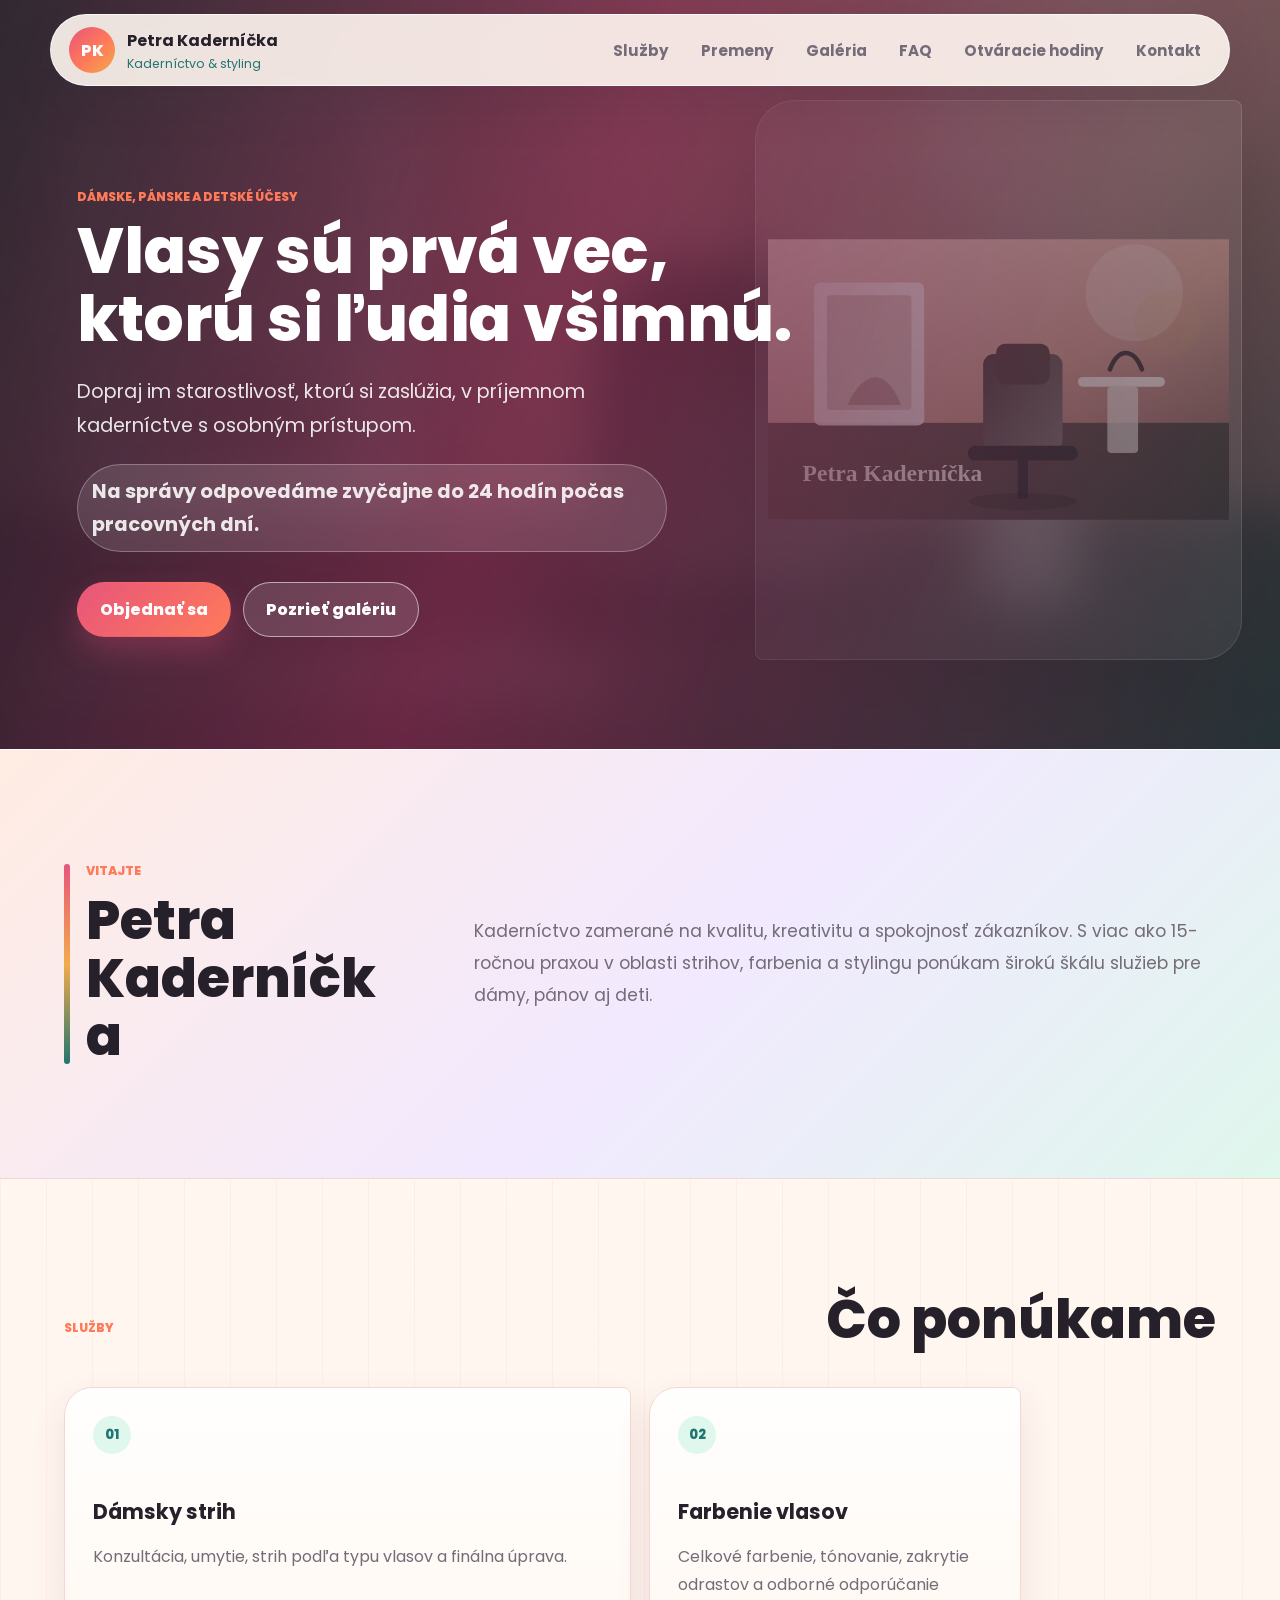
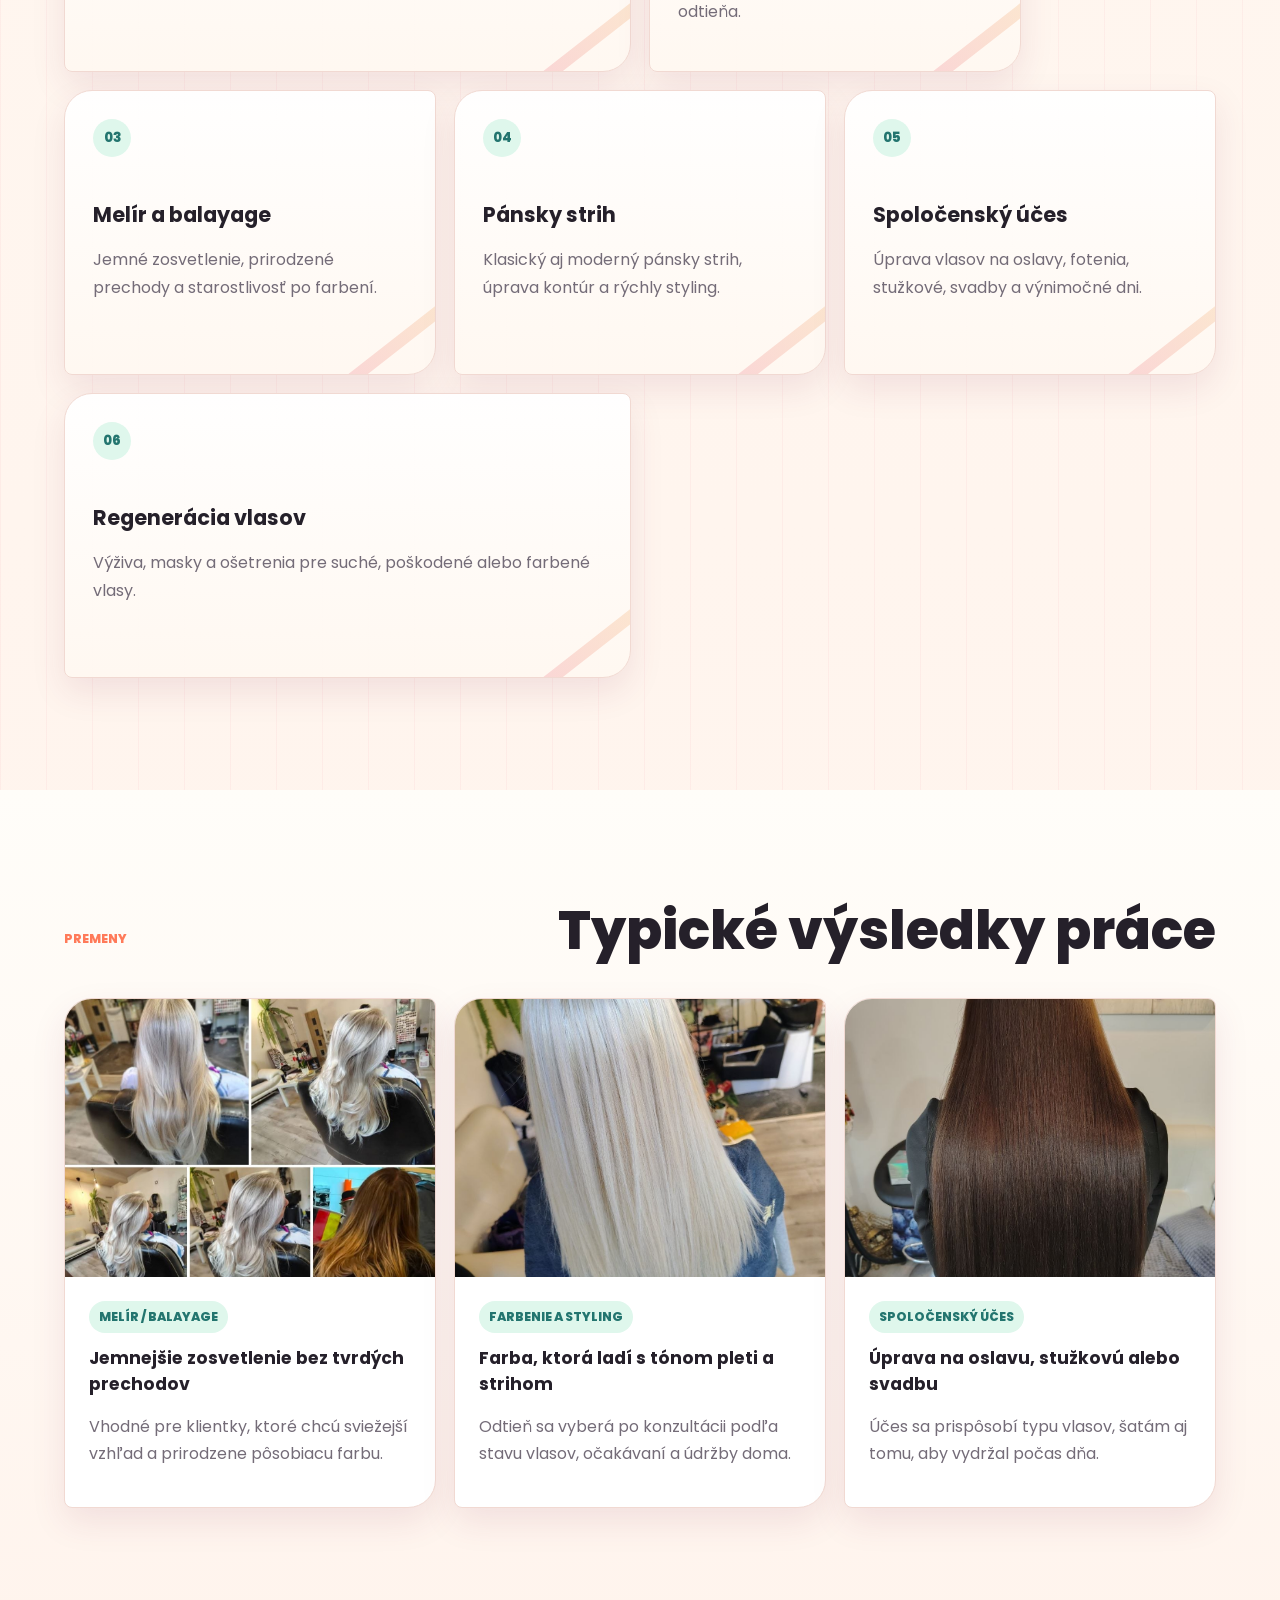
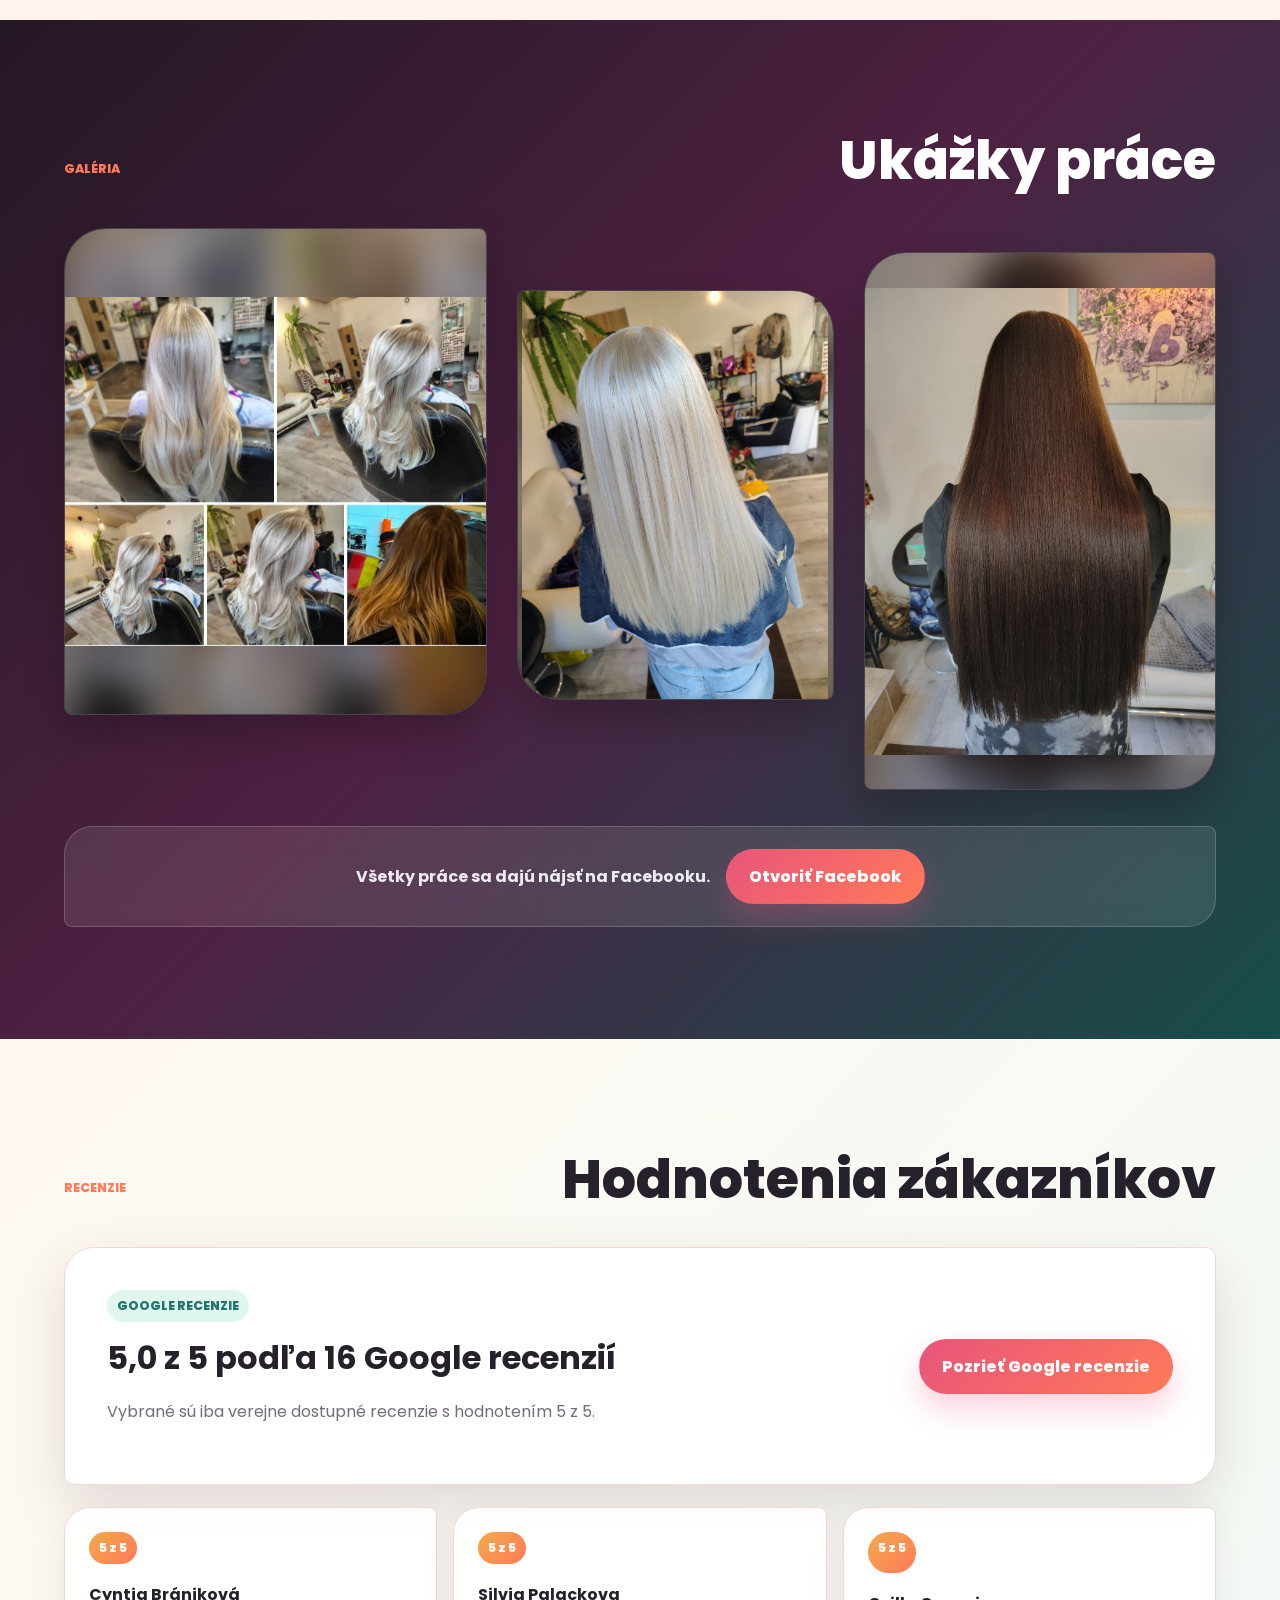
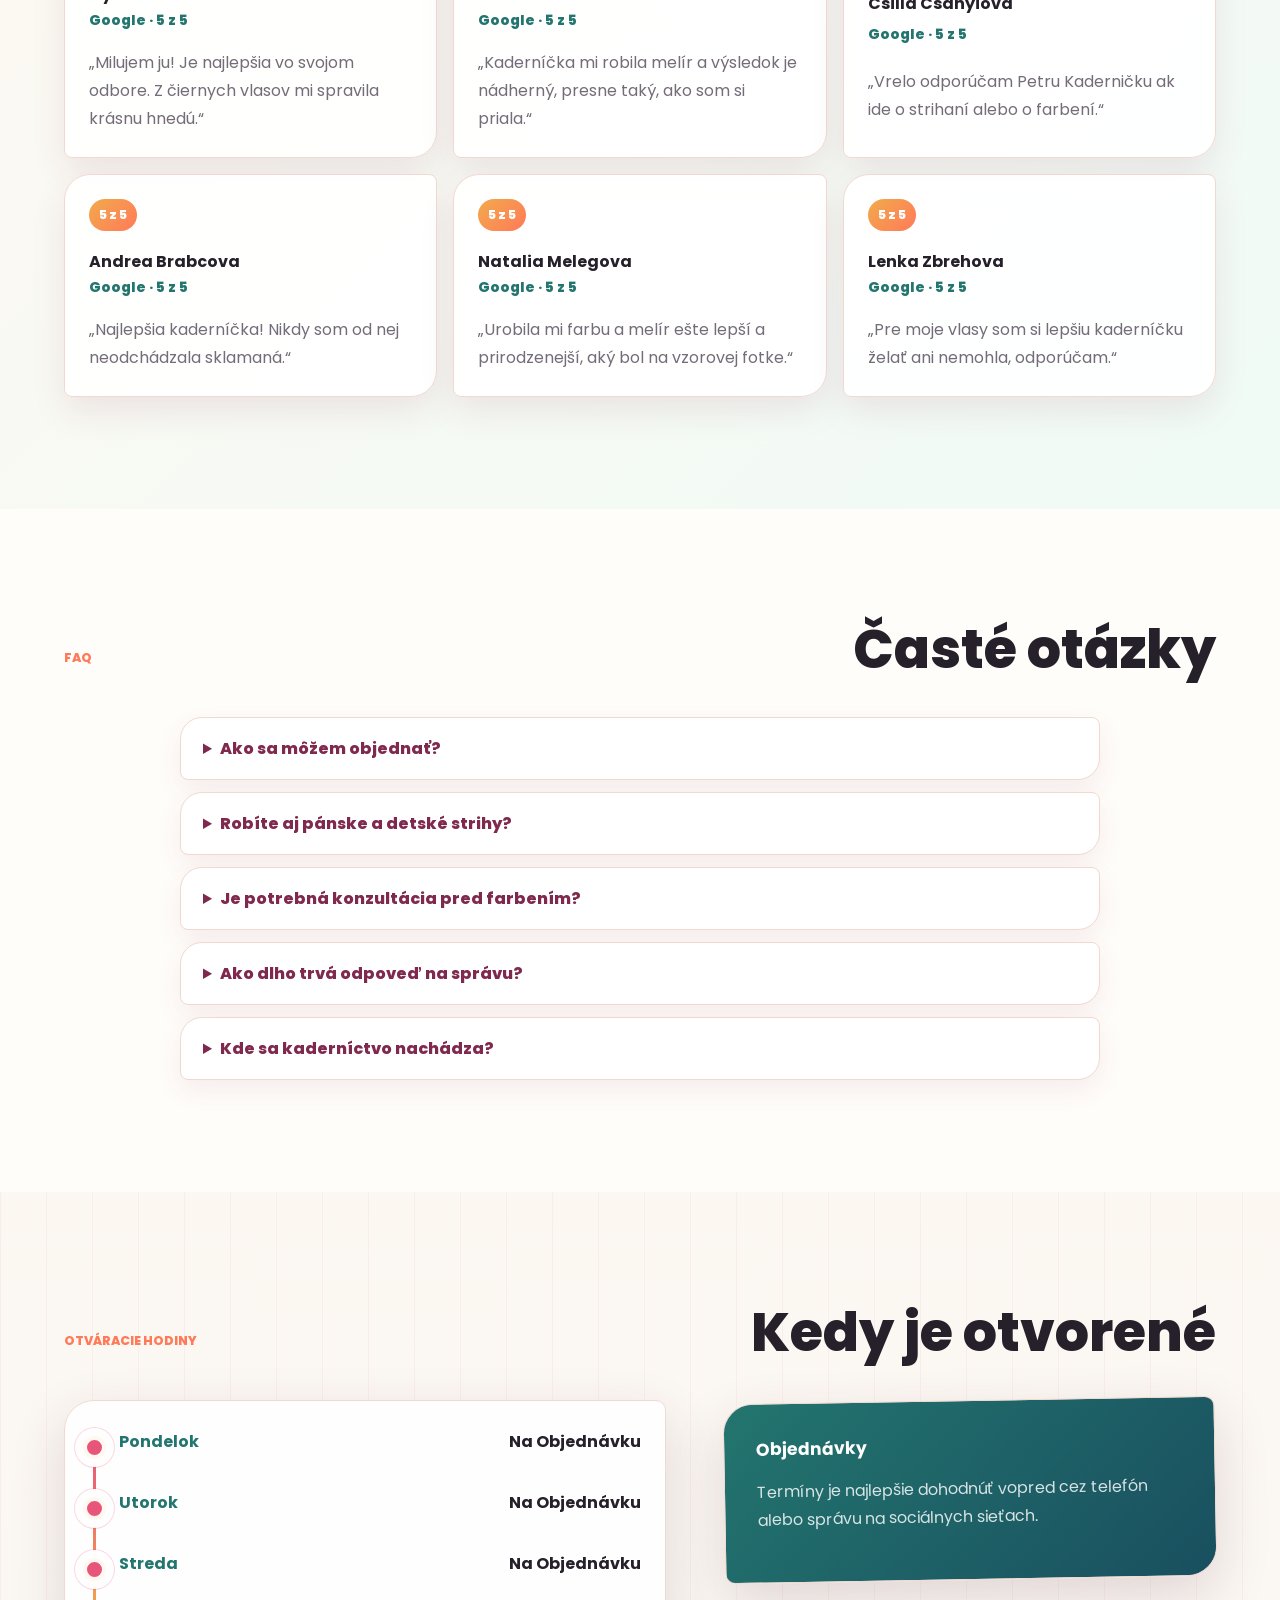
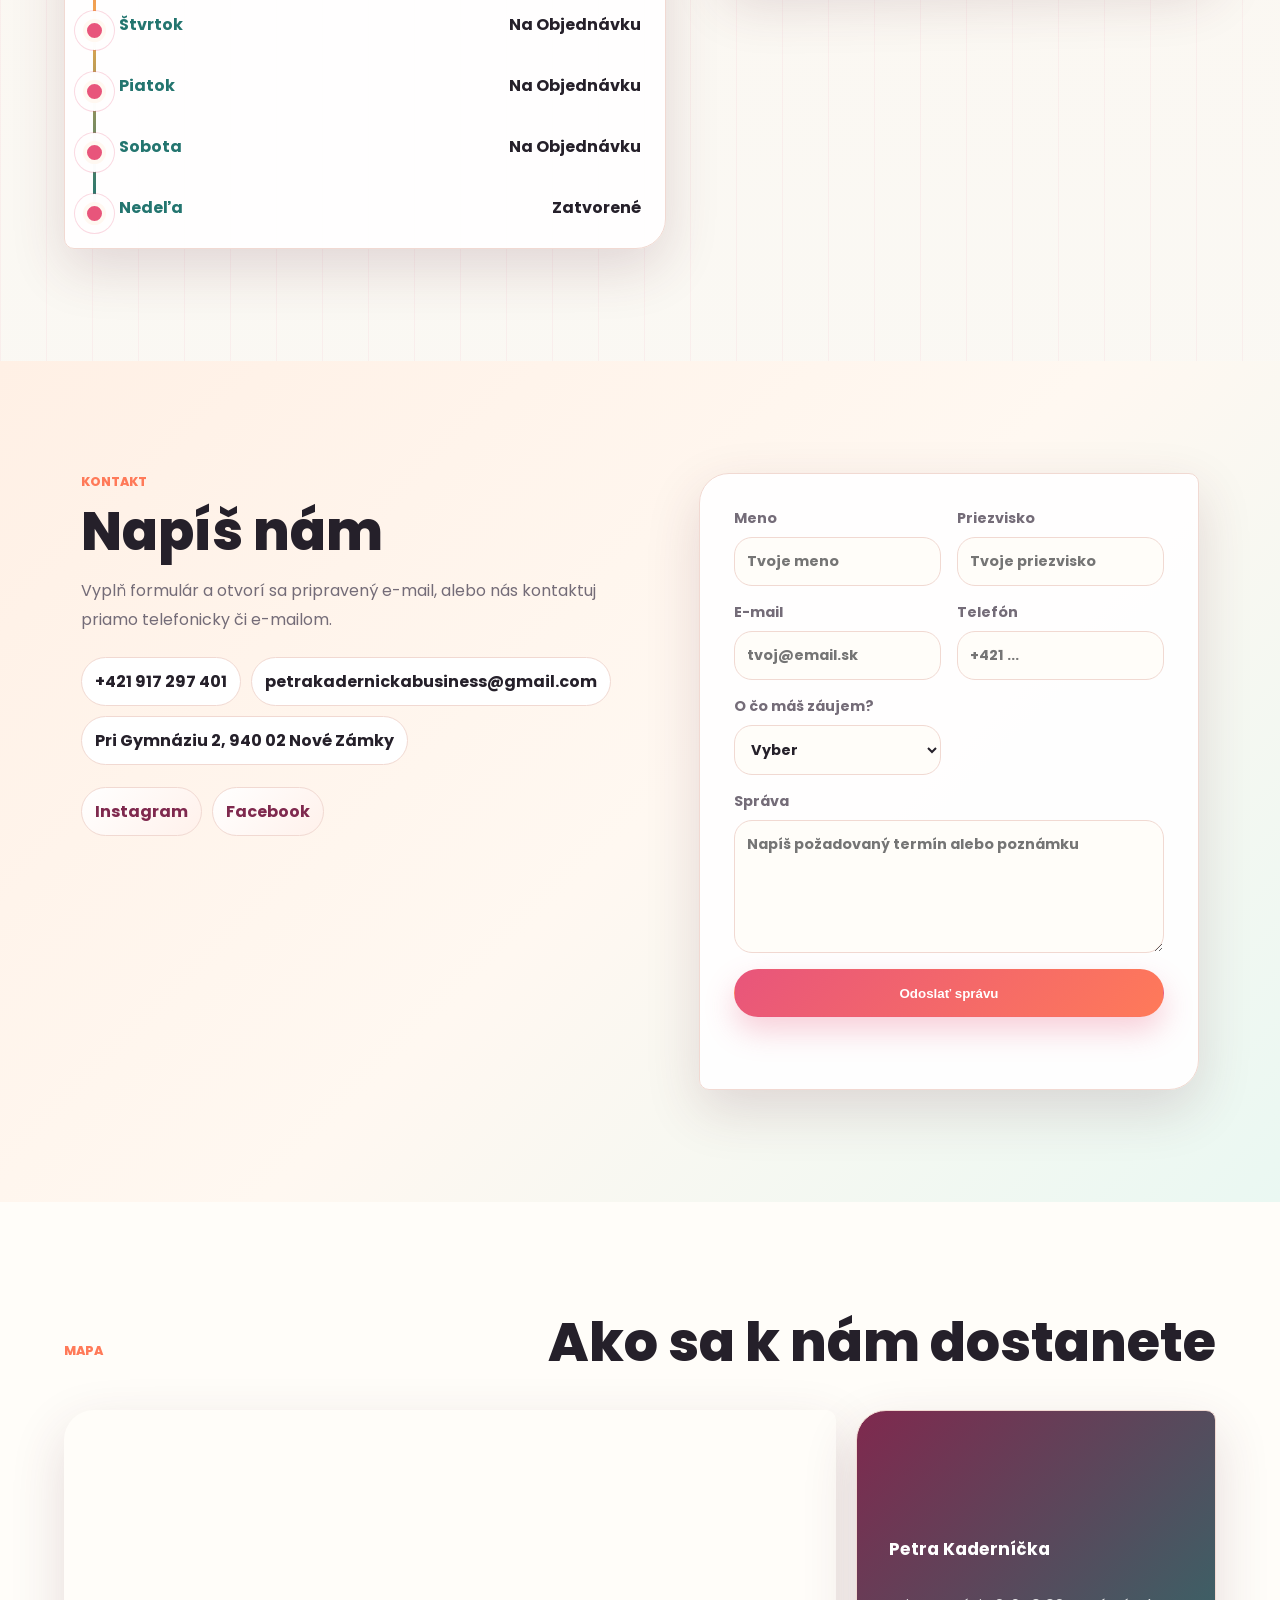
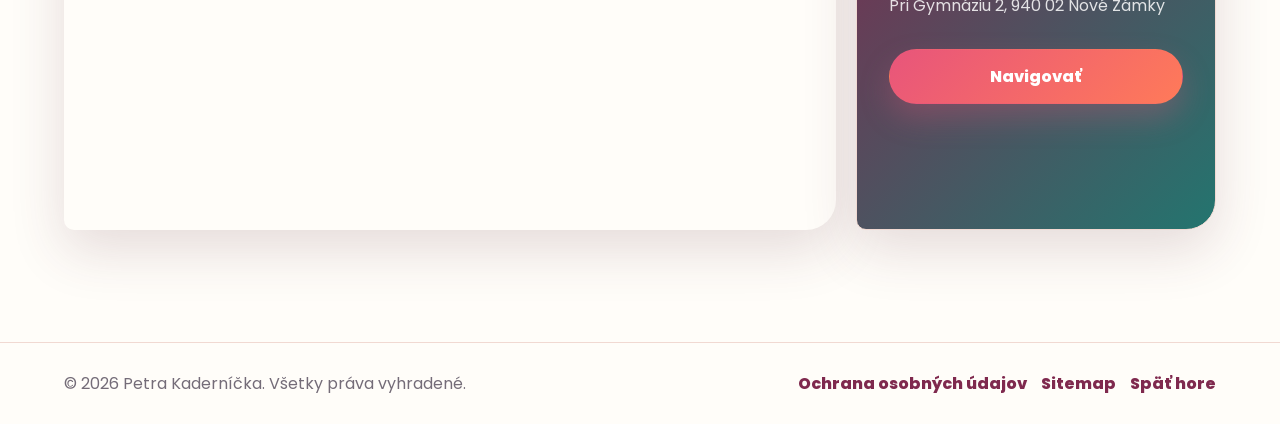
<file: index.html>
<!-- ZMIZNI MI Z KÓDU -->
<!-- ZMIZNI MI Z KÓDU -->
<!-- ZMIZNI MI Z KÓDU -->
<!doctype html>
<html lang="sk">
  <head>
    <meta charset="utf-8" />
    <meta name="viewport" content="width=device-width, initial-scale=1" />
    <title>Petra Kaderníčka | Kaderníctvo</title>
    <meta
      name="description"
      content="Kaderníctvo Petra Kaderníčka - strihy, farbenie, melír, styling a svadobné účesy."
    />
    <meta name="robots" content="index, follow" />
    <link rel="canonical" href="https://www.petrakadernicka.sk/" />
    <link rel="icon" type="image/svg+xml" href="/assets/images/favicon.svg" />
    <meta property="og:type" content="website" />
    <meta property="og:site_name" content="petrakadernicka.sk" />
    <meta property="og:title" content="Petra Kaderníčka | Kaderníctvo v Nových Zámkoch" />
    <meta
      property="og:description"
      content="Dámske, pánske a detské účesy, farbenie, melír, balayage a spoločenské účesy v Nových Zámkoch."
    />
    <meta property="og:image" content="https://www.petrakadernicka.sk/assets/images/social-preview.jpg" />
    <meta property="og:image:alt" content="Premena blond vlasov v kaderníctve Petra Kaderníčka" />
    <meta property="og:image:width" content="1200" />
    <meta property="og:image:height" content="630" />
    <meta property="og:url" content="https://www.petrakadernicka.sk/" />
    <meta name="twitter:card" content="summary_large_image" />
    <meta name="twitter:title" content="Petra Kaderníčka | Kaderníctvo v Nových Zámkoch" />
    <meta
      name="twitter:description"
      content="Dámske, pánske a detské účesy, farbenie, melír, balayage a spoločenské účesy v Nových Zámkoch."
    />
    <meta name="twitter:image" content="https://www.petrakadernicka.sk/assets/images/social-preview.jpg" />
    <link rel="preconnect" href="https://fonts.googleapis.com" />
    <link rel="preconnect" href="https://fonts.gstatic.com" crossorigin />
    <link
      href="https://fonts.googleapis.com/css2?family=Poppins:wght@400;500;600;700;800&display=swap"
      rel="stylesheet"
    />
    <link rel="stylesheet" href="styles.css?v=20260811-2" />
  </head>
  <body>
    <header class="site-header">
      <a class="brand" href="#top" aria-label="Petra Kaderníčka domov">
        <span class="brand-mark">PK</span>
        <span>
          <strong>Petra Kaderníčka</strong>
          <small>Kaderníctvo & styling</small>
        </span>
      </a>

      <button class="nav-toggle" type="button" aria-expanded="false" aria-controls="site-nav">
        <span></span>
        <span></span>
        <span></span>
      </button>

      <nav id="site-nav" class="site-nav" aria-label="Hlavná navigácia">
        <a href="#sluzby">Služby</a>
        <a href="#premeny">Premeny</a>
        <a href="#galeria">Galéria</a>
        <a href="#faq">FAQ</a>
        <a href="#hodiny">Otváracie hodiny</a>
        <a href="#kontakt">Kontakt</a>
      </nav>
    </header>

    <main id="top">
      <section class="hero">
        <img class="hero-image" src="assets/images/hero.svg" alt="Moderné kaderníctvo" />
        <div class="hero-overlay"></div>
        <div class="hero-content">
          <p class="eyebrow">Dámske, pánske a detské účesy</p>
          <h1>Vlasy sú prvá vec, ktorú si ľudia všimnú.</h1>
          <p>
            Dopraj im starostlivosť, ktorú si zaslúžia, v príjemnom kaderníctve s osobným prístupom.
          </p>
          <p class="promise">Na správy odpovedáme zvyčajne do 24 hodín počas pracovných dní.</p>
          <div class="hero-actions">
            <a class="button primary" href="#kontakt">Objednať sa</a>
            <a class="button secondary" href="#galeria">Pozrieť galériu</a>
          </div>
        </div>
      </section>

      <section class="intro section">
        <div>
          <p class="section-kicker">Vitajte</p>
          <h2>Petra Kaderníčka</h2>
        </div>
        <p>
          Kaderníctvo zamerané na kvalitu, kreativitu a spokojnosť zákazníkov. S viac ako 15-ročnou praxou v oblasti strihov, farbenia a stylingu ponúkam širokú škálu služieb pre dámy, pánov aj deti.
        </p>
      </section>

      <section id="sluzby" class="section services-section">
        <div class="section-heading">
          <p class="section-kicker">Služby</p>
          <h2>Čo ponúkame</h2>
        </div>

        <div class="services-grid">
          <article class="service-card">
            <span>01</span>
            <h3>Dámsky strih</h3>
            <p>Konzultácia, umytie, strih podľa typu vlasov a finálna úprava.</p>
            <strong></strong>
          </article>
          <article class="service-card">
            <span>02</span>
            <h3>Farbenie vlasov</h3>
            <p>Celkové farbenie, tónovanie, zakrytie odrastov a odborné odporúčanie odtieňa.</p>
            <strong></strong>
          </article>
          <article class="service-card">
            <span>03</span>
            <h3>Melír a balayage</h3>
            <p>Jemné zosvetlenie, prirodzené prechody a starostlivosť po farbení.</p>
            <strong></strong>
          </article>
          <article class="service-card">
            <span>04</span>
            <h3>Pánsky strih</h3>
            <p>Klasický aj moderný pánsky strih, úprava kontúr a rýchly styling.</p>
            <strong></strong>
          </article>
          <article class="service-card">
            <span>05</span>
            <h3>Spoločenský účes</h3>
            <p>Úprava vlasov na oslavy, fotenia, stužkové, svadby a výnimočné dni.</p>
            <strong></strong>
          </article>
          <article class="service-card">
            <span>06</span>
            <h3>Regenerácia vlasov</h3>
            <p>Výživa, masky a ošetrenia pre suché, poškodené alebo farbené vlasy.</p>
            <strong></strong>
          </article>
        </div>
      </section>

      <section id="premeny" class="section case-section">
        <div class="section-heading">
          <p class="section-kicker">Premeny</p>
          <h2>Typické výsledky práce</h2>
        </div>

        <div class="case-grid">
          <article class="case-card">
            <img src="assets/images/21.jpg" alt="Melír s prirodzeným prechodom na svetlých vlasoch" />
            <div>
              <span>Melír / balayage</span>
              <h3>Jemnejšie zosvetlenie bez tvrdých prechodov</h3>
              <p>Vhodné pre klientky, ktoré chcú sviežejší vzhľad a prirodzene pôsobiacu farbu.</p>
            </div>
          </article>
          <article class="case-card">
            <img src="assets/images/2.jpg" alt="Upravený dámsky účes po farbení a stylingu" />
            <div>
              <span>Farbenie a styling</span>
              <h3>Farba, ktorá ladí s tónom pleti a strihom</h3>
              <p>Odtieň sa vyberá po konzultácii podľa stavu vlasov, očakávaní a údržby doma.</p>
            </div>
          </article>
          <article class="case-card">
            <img src="assets/images/3.jpg" alt="Spoločenský účes pripravený na špeciálnu udalosť" />
            <div>
              <span>Spoločenský účes</span>
              <h3>Úprava na oslavu, stužkovú alebo svadbu</h3>
              <p>Účes sa prispôsobí typu vlasov, šatám aj tomu, aby vydržal počas dňa.</p>
            </div>
          </article>
        </div>
      </section>

      <section id="galeria" class="section gallery-section">
        <div class="section-heading">
          <p class="section-kicker">Galéria</p>
          <h2>Ukážky práce</h2>
        </div>

        <div class="gallery-grid">
          <div class="image-frame">
            <img src="assets/images/21.jpg" alt="Svetlé vlasy po melíre s jemným prirodzeným prechodom" />
          </div>
          <div class="image-frame">
            <img src="assets/images/2.jpg" alt="Dámsky účes po farbení a finálnom stylingu" />
          </div>
          <div class="image-frame">
            <img src="assets/images/3.jpg" alt="Upravený spoločenský účes na špeciálnu udalosť" />
          </div>
        </div>

        <div class="gallery-facebook">
          <p>Všetky práce sa dajú nájsť na Facebooku.</p>
          <a class="button primary" data-social="facebook" href="#" target="_blank" rel="noopener">Otvoriť Facebook</a>
        </div>
      </section>

      <section id="recenzie" class="section reviews-section">
        <div class="section-heading">
          <p class="section-kicker">Recenzie</p>
          <h2>Hodnotenia zákazníkov</h2>
        </div>

        <div class="reviews-panel">
          <div>
            <span class="rating-badge">Google recenzie</span>
            <h3>5,0 z 5 podľa 16 Google recenzií</h3>
            <p>Vybrané sú iba verejne dostupné recenzie s hodnotením 5 z 5.</p>
          </div>
          <a class="button primary" href="https://www.google.com/search?q=Petra+Kadern%C3%AD%C4%8Dka+Recenzie" target="_blank" rel="noopener">
            Pozrieť Google recenzie
          </a>
        </div>

        <div class="reviews-grid">
          <article class="review-card">
            <div class="review-meta">
              <strong>Cyntia Brániková</strong>
              <span>Google · 5 z 5</span>
            </div>
            <p>„Milujem ju! Je najlepšia vo svojom odbore. Z čiernych vlasov mi spravila krásnu hnedú.“</p>
          </article>
          <article class="review-card">
            <div class="review-meta">
              <strong>Silvia Palackova</strong>
              <span>Google · 5 z 5</span>
            </div>
            <p>„Kaderníčka mi robila melír a výsledok je nádherný, presne taký, ako som si priala.“</p>
          </article>
          <article class="review-card">
            <div class="review-meta">
              <strong>Csilla Csanyiova</strong>
              <span>Google · 5 z 5</span>
            </div>
            <p>„Vrelo odporúčam Petru Kaderničku ak ide o strihaní alebo o farbení.“</p>
          </article>
          <article class="review-card">
            <div class="review-meta">
              <strong>Andrea Brabcova</strong>
              <span>Google · 5 z 5</span>
            </div>
            <p>„Najlepšia kaderníčka! Nikdy som od nej neodchádzala sklamaná.“</p>
          </article>
          <article class="review-card">
            <div class="review-meta">
              <strong>Natalia Melegova</strong>
              <span>Google · 5 z 5</span>
            </div>
            <p>„Urobila mi farbu a melír ešte lepší a prirodzenejší, aký bol na vzorovej fotke.“</p>
          </article>
          <article class="review-card">
            <div class="review-meta">
              <strong>Lenka Zbrehova</strong>
              <span>Google · 5 z 5</span>
            </div>
            <p>„Pre moje vlasy som si lepšiu kaderníčku želať ani nemohla, odporúčam.“</p>
          </article>
        </div>
      </section>

      <section id="faq" class="section faq-section">
        <div class="section-heading">
          <p class="section-kicker">FAQ</p>
          <h2>Časté otázky</h2>
        </div>

        <div class="faq-list">
          <details>
            <summary>Ako sa môžem objednať?</summary>
            <p>Najrýchlejšie telefonicky, správou cez sociálne siete alebo kontaktným formulárom na stránke.</p>
          </details>
          <details>
            <summary>Robíte aj pánske a detské strihy?</summary>
            <p>Áno, služby sú určené pre dámy, pánov aj deti.</p>
          </details>
          <details>
            <summary>Je potrebná konzultácia pred farbením?</summary>
            <p>Pri výraznej zmene farby, melíre alebo balayage je konzultácia odporúčaná, aby sa zhodnotil stav vlasov a vhodný postup.</p>
          </details>
          <details>
            <summary>Ako dlho trvá odpoveď na správu?</summary>
            <p>Na správy odpovedáme zvyčajne do 24 hodín počas pracovných dní.</p>
          </details>
          <details>
            <summary>Kde sa kaderníctvo nachádza?</summary>
            <p>Kaderníctvo nájdete na adrese Pri Gymnáziu 2, 940 02 Nové Zámky.</p>
          </details>
        </div>
      </section>

      <section id="hodiny" class="section hours-section">
        <div class="section-heading">
          <p class="section-kicker">Otváracie hodiny</p>
          <h2>Kedy je otvorené</h2>
        </div>

        <div class="hours-layout">
          <div class="hours-list">
            <div><span>Pondelok</span><strong>Na Objednávku</strong></div>
            <div><span>Utorok</span><strong>Na Objednávku</strong></div>
            <div><span>Streda</span><strong>Na Objednávku</strong></div>
            <div><span>Štvrtok</span><strong>Na Objednávku</strong></div>
            <div><span>Piatok</span><strong>Na Objednávku</strong></div>
            <div><span>Sobota</span><strong>Na Objednávku</strong></div>
            <div><span>Nedeľa</span><strong>Zatvorené</strong></div>
          </div>

          <aside class="notice">
            <h3>Objednávky</h3>
            <p>
              Termíny je najlepšie dohodnúť vopred cez telefón alebo správu na sociálnych sieťach.
            </p>
          </aside>
        </div>
      </section>

      <section id="kontakt" class="section contact-section">
        <div class="contact-copy">
          <p class="section-kicker">Kontakt</p>
          <h2>Napíš nám</h2>
          <p>
            Vyplň formulár a otvorí sa pripravený e-mail, alebo nás kontaktuj priamo telefonicky či e-mailom.
          </p>

          <div class="contact-details">
            <button type="button" data-copy="+421 917 297 401">+421 917 297 401</button>
            <button type="button" data-copy="petrakadernickabusiness@gmail.com">petrakadernickabusiness@gmail.com</button>
            <span>Pri Gymnáziu 2, 940 02 Nové Zámky</span>
          </div>

          <div class="social-links" aria-label="Sociálne siete">
            <a data-social="instagram" href="#" target="_blank" rel="noopener">Instagram</a>
            <a data-social="facebook" href="#" target="_blank" rel="noopener">Facebook</a>
          </div>
        </div>

        <form class="contact-form" id="contact-form" action="https://formspree.io/f/xykvnpkn" method="POST" target="_blank">
          <input type="hidden" name="_subject" value="Nová objednávka z webu Petra Kaderníčka" />
          <input type="hidden" name="_next" value="https://www.petrakadernicka.sk/dakujeme.html" />
          <label>
            Meno
            <input type="text" name="name" placeholder="Tvoje meno" required />
          </label>
          <label>
            Priezvisko
            <input type="text" name="surname" placeholder="Tvoje priezvisko" required />
          </label>
          <label>
            E-mail
            <input type="email" name="email" placeholder="tvoj@email.sk" required />
          </label>
          <label>
            Telefón
            <input type="tel" name="phone" placeholder="+421 ..." required />
          </label>
          <label>
            O čo máš záujem?
            <select name="service" required>
              <option value="" selected disabled>Vyber</option>
              <option>Dámsky strih</option>
              <option>Farbenie vlasov</option>
              <option>Melír / balayage</option>
              <option>Pánsky strih</option>
              <option>Spoločenský účes</option>
              <option>Iné</option>
            </select>
          </label>
          <label class="full">
            Správa
            <textarea name="message" rows="5" placeholder="Napíš požadovaný termín alebo poznámku" required></textarea>
          </label>
          <button class="button primary full" type="submit">Odoslať správu</button>
          <p class="form-note" id="form-note" role="status"></p>
        </form>
      </section>

      <section id="mapa" class="section map-section">
        <div class="section-heading">
          <p class="section-kicker">Mapa</p>
          <h2>Ako sa k nám dostanete</h2>
        </div>

        <div class="map-layout">
          <iframe
            title="Mapa Petra Kaderníčka, Pri Gymnáziu 2, Nové Zámky"
            src="https://www.google.com/maps?q=Petra%20Kaderni%C4%8Dka%2C%20Pri%20Gymn%C3%A1ziu%202%2C%20940%2002%20Nov%C3%A9%20Z%C3%A1mky&output=embed"
            loading="lazy"
            referrerpolicy="no-referrer-when-downgrade"
          ></iframe>
          <div class="directions-card">
            <h3>Petra Kaderníčka</h3>
            <p>Pri Gymnáziu 2, 940 02 Nové Zámky</p>
            <a class="button primary" href="https://www.google.com/maps/dir/?api=1&destination=Pri%20Gymn%C3%A1ziu%202%2C%20940%2002%20Nov%C3%A9%20Z%C3%A1mky" target="_blank" rel="noopener">Navigovať</a>
          </div>
        </div>
      </section>
    </main>

    <footer class="site-footer">
      <p>© <span id="year"></span> Petra Kaderníčka. Všetky práva vyhradené.</p>
      <div class="footer-links">
        <a href="ochrana-osobnych-udajov.html">Ochrana osobných údajov</a>
        <a href="sitemap.html">Sitemap</a>
        <a href="#top">Späť hore</a>
      </div>
    </footer>

    <a class="mobile-cta" href="#kontakt">Objednať sa</a>

    <script type="application/ld+json">
      {
        "@context": "https://schema.org",
        "@type": "HairSalon",
        "name": "Petra Kaderníčka",
        "url": "https://www.petrakadernicka.sk/",
        "logo": "https://www.petrakadernicka.sk/assets/images/favicon.svg",
        "image": "https://www.petrakadernicka.sk/assets/images/social-preview.jpg",
        "telephone": "+421917297401",
        "email": "petrakadernickabusiness@gmail.com",
        "address": {
          "@type": "PostalAddress",
          "streetAddress": "Pri Gymnáziu 2",
          "postalCode": "940 02",
          "addressLocality": "Nové Zámky",
          "addressCountry": "SK"
        },
        "openingHoursSpecification": [
          {
            "@type": "OpeningHoursSpecification",
            "dayOfWeek": ["Monday", "Tuesday", "Wednesday", "Thursday", "Friday", "Saturday"],
            "description": "Na objednávku"
          }
        ],
        "sameAs": [
          "https://www.instagram.com/petra_kadernicka/",
          "https://www.facebook.com/petra.dreskova.5"
        ]
      }
    </script>
    <script type="application/ld+json">
      {
        "@context": "https://schema.org",
        "@type": "FAQPage",
        "mainEntity": [
          {
            "@type": "Question",
            "name": "Ako sa môžem objednať?",
            "acceptedAnswer": {"@type": "Answer", "text": "Najrýchlejšie telefonicky, správou cez sociálne siete alebo kontaktným formulárom na stránke."}
          },
          {
            "@type": "Question",
            "name": "Robíte aj pánske a detské strihy?",
            "acceptedAnswer": {"@type": "Answer", "text": "Áno, služby sú určené pre dámy, pánov aj deti."}
          },
          {
            "@type": "Question",
            "name": "Je potrebná konzultácia pred farbením?",
            "acceptedAnswer": {"@type": "Answer", "text": "Pri výraznej zmene farby, melíre alebo balayage je konzultácia odporúčaná, aby sa zhodnotil stav vlasov a vhodný postup."}
          },
          {
            "@type": "Question",
            "name": "Ako dlho trvá odpoveď na správu?",
            "acceptedAnswer": {"@type": "Answer", "text": "Na správy odpovedáme zvyčajne do 24 hodín počas pracovných dní."}
          },
          {
            "@type": "Question",
            "name": "Kde sa kaderníctvo nachádza?",
            "acceptedAnswer": {"@type": "Answer", "text": "Kaderníctvo nájdete na adrese Pri Gymnáziu 2, 940 02 Nové Zámky."}
          }
        ]
      }
    </script>

    <script src="script.js?v=20260811-2"></script>
  </body>
</html>
<!-- ZMIZNI MI Z KÓDU -->
<!-- ZMIZNI MI Z KÓDU -->
<!-- ZMIZNI MI Z KÓDU -->
</file>
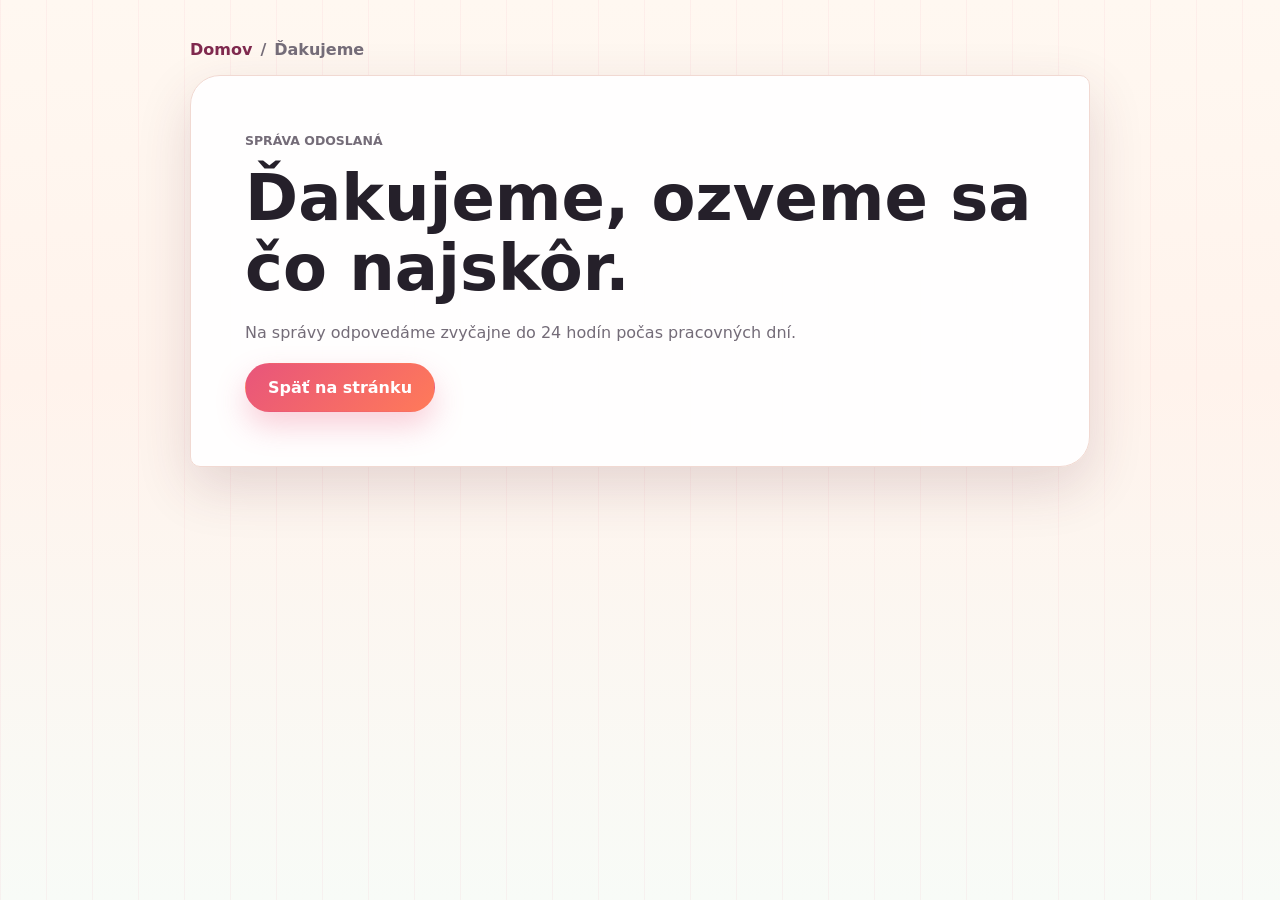
<file: dakujeme.html>
<!doctype html>
<html lang="sk">
  <head>
    <meta charset="utf-8" />
    <meta name="viewport" content="width=device-width, initial-scale=1" />
    <title>Ďakujeme za správu | Petra Kaderníčka</title>
    <meta name="description" content="Ďakujeme za správu pre kaderníctvo Petra Kaderníčka. Ozveme sa zvyčajne do 24 hodín počas pracovných dní." />
    <meta name="robots" content="noindex, follow" />
    <link rel="canonical" href="https://www.petrakadernicka.sk/dakujeme.html" />
    <link rel="stylesheet" href="styles.css?v=20260811-2" />
  </head>
  <body class="simple-page">
    <main class="simple-layout">
      <nav class="breadcrumbs" aria-label="Navigácia">
        <a href="index.html">Domov</a>
        <span>Ďakujeme</span>
      </nav>
      <section class="simple-card">
        <p class="section-kicker">Správa odoslaná</p>
        <h1>Ďakujeme, ozveme sa čo najskôr.</h1>
        <p>Na správy odpovedáme zvyčajne do 24 hodín počas pracovných dní.</p>
        <a class="button primary" href="index.html">Späť na stránku</a>
      </section>
    </main>
  </body>
</html>
</file>
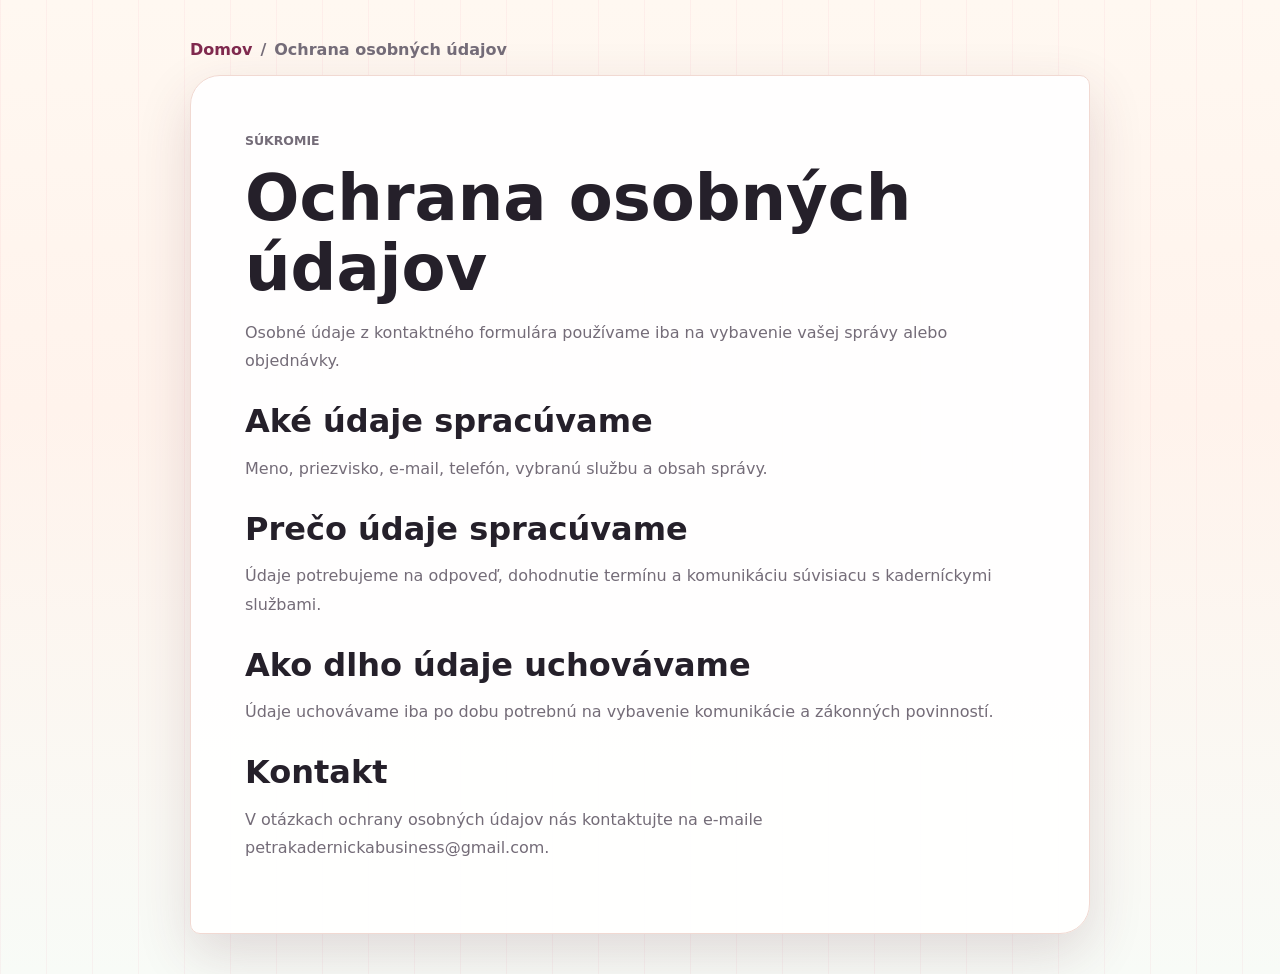
<file: ochrana-osobnych-udajov.html>
<!doctype html>
<html lang="sk">
  <head>
    <meta charset="utf-8" />
    <meta name="viewport" content="width=device-width, initial-scale=1" />
    <title>Ochrana osobných údajov | Petra Kaderníčka</title>
    <meta name="description" content="Informácie o spracovaní osobných údajov pri kontaktovaní kaderníctva Petra Kaderníčka." />
    <link rel="canonical" href="https://www.petrakadernicka.sk/ochrana-osobnych-udajov.html" />
    <link rel="stylesheet" href="styles.css?v=20260811-2" />
  </head>
  <body class="simple-page">
    <main class="simple-layout privacy-layout">
      <nav class="breadcrumbs" aria-label="Navigácia">
        <a href="index.html">Domov</a>
        <span>Ochrana osobných údajov</span>
      </nav>
      <article class="simple-card">
        <p class="section-kicker">Súkromie</p>
        <h1>Ochrana osobných údajov</h1>
        <p>Osobné údaje z kontaktného formulára používame iba na vybavenie vašej správy alebo objednávky.</p>
        <h2>Aké údaje spracúvame</h2>
        <p>Meno, priezvisko, e-mail, telefón, vybranú službu a obsah správy.</p>
        <h2>Prečo údaje spracúvame</h2>
        <p>Údaje potrebujeme na odpoveď, dohodnutie termínu a komunikáciu súvisiacu s kaderníckymi službami.</p>
        <h2>Ako dlho údaje uchovávame</h2>
        <p>Údaje uchovávame iba po dobu potrebnú na vybavenie komunikácie a zákonných povinností.</p>
        <h2>Kontakt</h2>
        <p>V otázkach ochrany osobných údajov nás kontaktujte na e-maile petrakadernickabusiness@gmail.com.</p>
      </article>
    </main>
  </body>
</html>
</file>
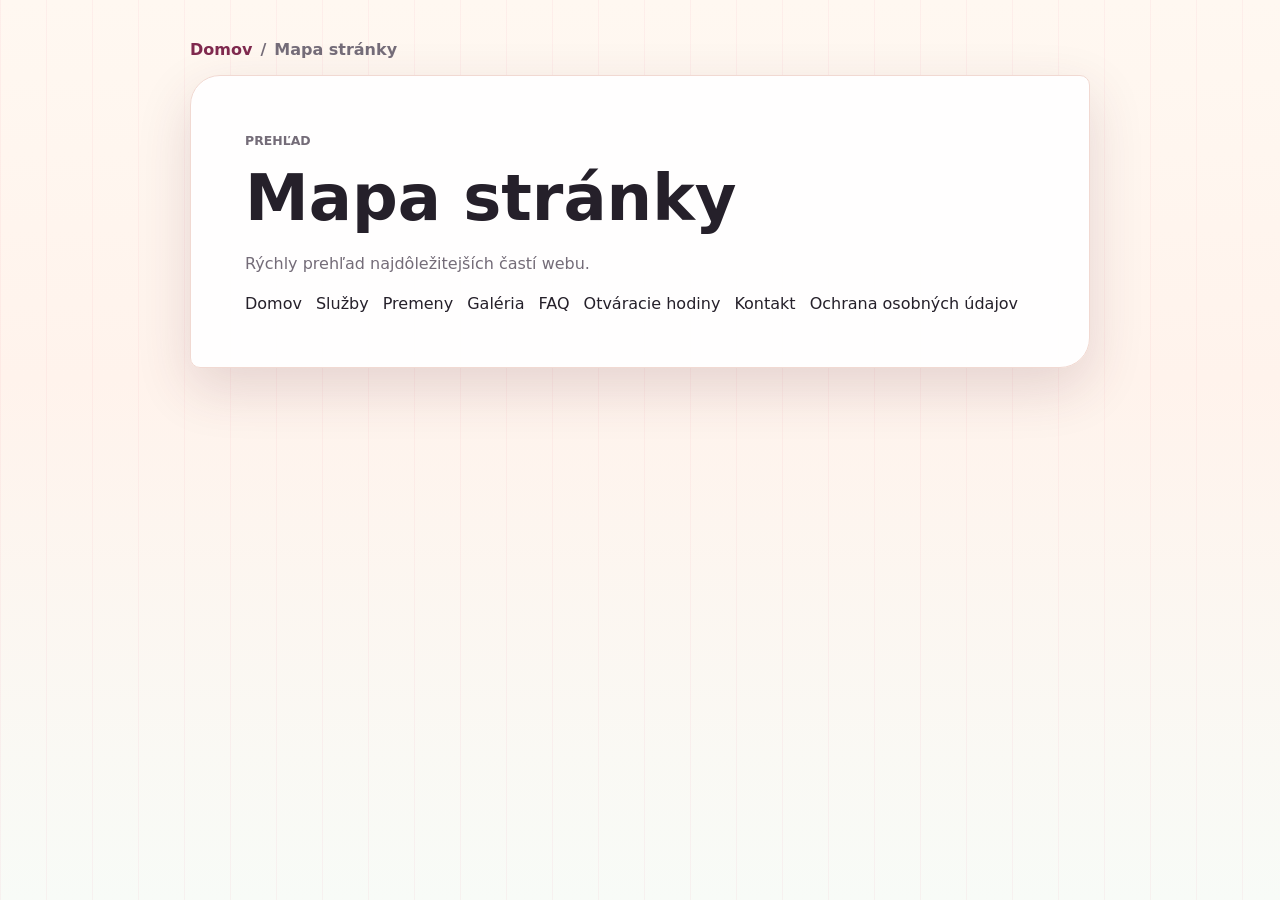
<file: sitemap.html>
<!doctype html>
<html lang="sk">
  <head>
    <meta charset="utf-8" />
    <meta name="viewport" content="width=device-width, initial-scale=1" />
    <title>Mapa stránky | Petra Kaderníčka</title>
    <meta name="description" content="Prehľad hlavných častí webu kaderníctva Petra Kaderníčka v Nových Zámkoch." />
    <meta name="robots" content="noindex, follow" />
    <link rel="canonical" href="https://www.petrakadernicka.sk/sitemap.html" />
    <link rel="icon" type="image/svg+xml" href="/assets/images/favicon.svg" />
    <link rel="stylesheet" href="styles.css?v=20260811-2" />
  </head>
  <body class="simple-page">
    <main class="simple-layout">
      <nav class="breadcrumbs" aria-label="Navigácia">
        <a href="index.html">Domov</a>
        <span>Mapa stránky</span>
      </nav>
      <section class="simple-card">
        <p class="section-kicker">Prehľad</p>
        <h1>Mapa stránky</h1>
        <p>Rýchly prehľad najdôležitejších častí webu.</p>
        <div class="footer-links">
          <a href="index.html">Domov</a>
          <a href="index.html#sluzby">Služby</a>
          <a href="index.html#premeny">Premeny</a>
          <a href="index.html#galeria">Galéria</a>
          <a href="index.html#faq">FAQ</a>
          <a href="index.html#hodiny">Otváracie hodiny</a>
          <a href="index.html#kontakt">Kontakt</a>
          <a href="ochrana-osobnych-udajov.html">Ochrana osobných údajov</a>
        </div>
      </section>
    </main>
  </body>
</html>
</file>
<file: styles.css>
:root {
  --ink: #25202a;
  --muted: #746c78;
  --line: #f1d9d2;
  --paper: #fff8f1;
  --soft: #ffece2;
  --rose: #e8557b;
  --wine: #7f294e;
  --sage: #23756f;
  --gold: #f2aa4c;
  --coral: #ff7a59;
  --mint: #dff7ec;
  --lilac: #f2e9ff;
  --white: #ffffff;
  --shadow: 0 20px 54px rgba(92, 45, 64, 0.16);
}

* {
  box-sizing: border-box;
}

html {
  scroll-behavior: smooth;
}

body {
  margin: 0;
  background:
    linear-gradient(90deg, rgba(232, 85, 123, 0.06) 1px, transparent 1px),
    linear-gradient(180deg, #fff8f1 0%, #fff3ec 42%, #f8fbf7 100%);
  background-size: 46px 46px, auto;
  color: var(--ink);
  font-family: Poppins, system-ui, -apple-system, BlinkMacSystemFont, "Segoe UI", sans-serif;
}

img {
  display: block;
  max-width: 100%;
}

a {
  color: inherit;
  text-decoration: none;
}

.site-header {
  position: sticky;
  top: 14px;
  z-index: 10;
  display: flex;
  align-items: center;
  justify-content: space-between;
  gap: 24px;
  width: min(1180px, calc(100% - 32px));
  margin: 14px auto -88px;
  padding: 12px 14px 12px 18px;
  background: rgba(255, 248, 241, 0.9);
  border: 1px solid rgba(255, 255, 255, 0.72);
  border-radius: 999px;
  box-shadow: 0 18px 48px rgba(37, 32, 42, 0.12);
  backdrop-filter: blur(18px) saturate(1.25);
}

.brand {
  display: flex;
  align-items: center;
  gap: 12px;
  min-width: 0;
}

.brand-mark {
  display: grid;
  place-items: center;
  width: 46px;
  height: 46px;
  flex: 0 0 46px;
  border-radius: 50%;
  background: linear-gradient(135deg, var(--rose), var(--coral) 55%, var(--gold));
  color: var(--white);
  font-family: Poppins, system-ui, sans-serif;
  font-weight: 800;
}

.brand strong,
.brand small {
  display: block;
}

.brand small {
  margin-top: 2px;
  color: var(--sage);
  font-size: 0.78rem;
}

.site-nav {
  display: flex;
  align-items: center;
  gap: 4px;
  color: var(--muted);
  font-weight: 700;
  font-size: 0.94rem;
}

.site-nav a {
  padding: 10px 14px;
  border-radius: 999px;
}

.site-nav a:hover {
  background: rgba(232, 85, 123, 0.1);
  color: var(--rose);
}

.nav-toggle {
  display: none;
  width: 44px;
  height: 44px;
  padding: 10px;
  border: 1px solid var(--line);
  border-radius: 8px;
  background: var(--white);
}

.nav-toggle span {
  display: block;
  height: 2px;
  margin: 5px 0;
  background: var(--ink);
}

.hero {
  position: relative;
  min-height: min(720px, calc(100vh - 74px));
  display: grid;
  align-items: center;
  overflow: hidden;
  background: #1e1720;
}

.hero::before {
  content: "";
  position: absolute;
  inset: -40px;
  z-index: 0;
  background-image: var(--photo-bg);
  background-position: center;
  background-size: cover;
  filter: blur(24px) saturate(1.08);
  opacity: 0.52;
  transform: scale(1.06);
}

.hero-image,
.hero-overlay {
  position: absolute;
  inset: 0;
  width: 100%;
  height: 100%;
}

.hero-image {
  z-index: 1;
  inset: auto clamp(12px, 3vw, 44px) clamp(44px, 7vw, 90px) auto;
  width: min(38vw, 500px);
  height: min(68vh, 560px);
  object-fit: contain;
  padding: 12px;
  border: 1px solid rgba(255, 255, 255, 0.26);
  border-radius: 40px 8px 40px 8px;
  background: rgba(255, 255, 255, 0.12);
  box-shadow: 0 34px 90px rgba(0, 0, 0, 0.34);
  backdrop-filter: blur(12px);
}

.hero-overlay {
  z-index: 2;
  background:
    linear-gradient(110deg, rgba(37, 32, 42, 0.9) 0%, rgba(127, 41, 78, 0.72) 43%, rgba(35, 117, 111, 0.24) 100%),
    linear-gradient(0deg, rgba(37, 32, 42, 0.48), rgba(255, 122, 89, 0.08));
}

.hero-content {
  position: relative;
  z-index: 3;
  width: min(880px, 100%);
  padding: clamp(130px, 15vw, 190px) clamp(18px, 6vw, 84px) clamp(70px, 9vw, 112px);
  color: var(--white);
}

.eyebrow,
.section-kicker {
  margin: 0 0 12px;
  color: var(--coral);
  font-weight: 800;
  letter-spacing: 0;
  text-transform: uppercase;
  font-size: 0.78rem;
}

h1,
h2,
h3,
p {
  overflow-wrap: anywhere;
}

h1,
h2 {
  font-family: Poppins, system-ui, sans-serif;
  line-height: 1.08;
  letter-spacing: 0;
}

h1 {
  max-width: 820px;
  margin: 0;
  font-size: clamp(2.45rem, 4.9vw, 4.8rem);
  font-weight: 800;
}

h2 {
  margin: 0;
  font-size: clamp(2rem, 4.2vw, 4rem);
  font-weight: 800;
}

h3 {
  margin: 0;
  font-size: 1.08rem;
}

.hero-content p:not(.eyebrow) {
  max-width: 590px;
  margin: 22px 0 0;
  color: rgba(255, 255, 255, 0.88);
  font-size: clamp(1rem, 2vw, 1.22rem);
  line-height: 1.7;
}

.hero-content .promise {
  display: inline-flex;
  width: fit-content;
  margin-top: 18px;
  padding: 10px 14px;
  border: 1px solid rgba(255, 255, 255, 0.28);
  border-radius: 999px;
  background: rgba(255, 255, 255, 0.12);
  color: rgba(255, 255, 255, 0.92);
  font-size: 0.92rem;
  font-weight: 700;
  backdrop-filter: blur(10px);
}

.hero-actions {
  display: flex;
  flex-wrap: wrap;
  gap: 12px;
  margin-top: 30px;
}

.button {
  display: inline-flex;
  align-items: center;
  justify-content: center;
  min-height: 48px;
  padding: 14px 22px;
  border: 1px solid transparent;
  border-radius: 999px;
  font-weight: 800;
  cursor: pointer;
  transition: transform 180ms ease, box-shadow 180ms ease, background 180ms ease;
}

.button.primary {
  background: linear-gradient(135deg, var(--rose), var(--coral));
  color: var(--white);
  box-shadow: 0 14px 30px rgba(232, 85, 123, 0.28);
}

.button.secondary {
  border-color: rgba(255, 255, 255, 0.55);
  color: var(--white);
  background: rgba(255, 255, 255, 0.13);
  backdrop-filter: blur(10px);
}

.button:hover {
  transform: translateY(-1px);
}

.section {
  padding: clamp(64px, 9vw, 112px) clamp(18px, 5vw, 64px);
}

.intro {
  display: grid;
  grid-template-columns: minmax(220px, 0.62fr) minmax(280px, 1.38fr);
  gap: clamp(28px, 6vw, 84px);
  align-items: center;
  background:
    linear-gradient(135deg, var(--soft), var(--lilac) 54%, var(--mint));
  border-top: 1px solid rgba(255, 255, 255, 0.8);
  border-bottom: 1px solid var(--line);
}

.intro > div {
  position: relative;
  padding-left: 22px;
}

.intro > div::before {
  content: "";
  position: absolute;
  top: 2px;
  bottom: 2px;
  left: 0;
  width: 6px;
  border-radius: 999px;
  background: linear-gradient(180deg, var(--rose), var(--gold), var(--sage));
}

.intro p:last-child {
  margin: 0;
  color: var(--muted);
  font-size: 1.08rem;
  line-height: 1.85;
}

.section-heading {
  display: flex;
  justify-content: space-between;
  align-items: end;
  gap: 28px;
  max-width: 1180px;
  margin: 0 auto 38px;
}

.services-grid {
  display: grid;
  grid-template-columns: repeat(6, minmax(0, 1fr));
  gap: 18px;
  max-width: 1180px;
  margin: 0 auto;
}

.service-card {
  grid-column: span 2;
  position: relative;
  min-height: 285px;
  padding: 28px;
  border: 1px solid var(--line);
  border-radius: 28px 8px 28px 8px;
  background:
    linear-gradient(180deg, rgba(255, 255, 255, 0.96), rgba(255, 248, 241, 0.96));
  overflow: hidden;
  box-shadow: 0 14px 34px rgba(127, 41, 78, 0.1);
  transition: transform 180ms ease, box-shadow 180ms ease, border-color 180ms ease;
}

.service-card:nth-child(1),
.service-card:nth-child(6) {
  grid-column: span 3;
}

.service-card::after {
  content: "";
  position: absolute;
  right: -34px;
  bottom: 22px;
  width: 150px;
  height: 12px;
  border-radius: 999px;
  background: linear-gradient(90deg, var(--rose), var(--gold));
  opacity: 0.22;
  transform: rotate(-38deg);
}

.service-card:hover {
  border-color: rgba(232, 85, 123, 0.5);
  box-shadow: 0 22px 46px rgba(127, 41, 78, 0.16);
  transform: translateY(-3px);
}

.service-card span {
  display: inline-flex;
  align-items: center;
  justify-content: center;
  width: 38px;
  height: 38px;
  border-radius: 50%;
  background: var(--mint);
  color: var(--sage);
  font-weight: 800;
  font-size: 0.82rem;
}

.service-card h3 {
  margin-top: 42px;
  font-size: 1.3rem;
}

.service-card p {
  color: var(--muted);
  line-height: 1.7;
}

.service-card strong {
  color: var(--rose);
}

.case-section {
  background: linear-gradient(180deg, #fffdf9 0%, #fff4ed 100%);
}

.case-grid {
  display: grid;
  grid-template-columns: repeat(3, minmax(0, 1fr));
  gap: 18px;
  max-width: 1180px;
  margin: 0 auto;
}

.case-card {
  overflow: hidden;
  border: 1px solid var(--line);
  border-radius: 28px 8px 28px 8px;
  background: var(--white);
  box-shadow: 0 14px 34px rgba(127, 41, 78, 0.1);
}

.case-card img {
  width: 100%;
  aspect-ratio: 4 / 3;
  object-fit: cover;
}

.case-card div {
  padding: 24px;
}

.case-card span,
.rating-badge {
  display: inline-flex;
  margin-bottom: 12px;
  padding: 7px 10px;
  border-radius: 999px;
  background: var(--mint);
  color: var(--sage);
  font-size: 0.78rem;
  font-weight: 800;
  text-transform: uppercase;
}

.case-card p {
  color: var(--muted);
  line-height: 1.7;
}

.gallery-section {
  background: linear-gradient(135deg, #241824, #4d2142 48%, #174d4b);
  color: var(--white);
}

.gallery-grid {
  display: grid;
  grid-template-columns: 1.2fr 0.9fr 1fr;
  gap: clamp(16px, 3vw, 30px);
  max-width: 1180px;
  margin: 0 auto;
  align-items: start;
}

.image-frame {
  position: relative;
  height: clamp(320px, 38vw, 520px);
  overflow: hidden;
  border: 1px solid rgba(255, 255, 255, 0.18);
  border-radius: 42px 8px 42px 8px;
  background: #241824;
  box-shadow: 0 18px 38px rgba(0, 0, 0, 0.22);
}

.image-frame::before {
  content: "";
  position: absolute;
  inset: -18px;
  background-image: var(--photo-bg);
  background-position: center;
  background-size: cover;
  filter: blur(18px);
  opacity: 0.72;
  transform: scale(1.08);
}

.gallery-grid img {
  position: relative;
  z-index: 1;
  width: 100%;
  height: 100%;
  object-fit: contain;
}

.gallery-grid .image-frame:nth-child(2) {
  height: clamp(280px, 32vw, 450px);
  margin-top: 62px;
  border-radius: 8px 42px 8px 42px;
}

.gallery-grid .image-frame:nth-child(3) {
  height: clamp(340px, 42vw, 560px);
  margin-top: 24px;
}

.gallery-facebook {
  display: flex;
  align-items: center;
  justify-content: center;
  flex-wrap: wrap;
  gap: 16px;
  max-width: 1180px;
  margin: 36px auto 0;
  padding: 22px;
  border: 1px solid rgba(255, 255, 255, 0.18);
  border-radius: 28px 8px 28px 8px;
  background: rgba(255, 255, 255, 0.1);
  backdrop-filter: blur(12px);
}

.gallery-facebook p {
  margin: 0;
  color: rgba(255, 255, 255, 0.9);
  font-weight: 700;
}

.reviews-section {
  background: linear-gradient(135deg, #fff8f1 0%, #f0fbf6 100%);
}

.reviews-panel {
  display: flex;
  align-items: center;
  justify-content: space-between;
  gap: 24px;
  max-width: 1180px;
  margin: 0 auto;
  padding: clamp(24px, 4vw, 42px);
  border: 1px solid var(--line);
  border-radius: 30px 10px 30px 10px;
  background: var(--white);
  box-shadow: var(--shadow);
}

.reviews-panel h3 {
  font-size: clamp(1.35rem, 2.5vw, 2.1rem);
}

.reviews-panel p {
  max-width: 760px;
  color: var(--muted);
  line-height: 1.75;
}

.reviews-grid {
  display: grid;
  grid-template-columns: repeat(3, minmax(0, 1fr));
  gap: 16px;
  max-width: 1180px;
  margin: 22px auto 0;
}

.review-card {
  display: grid;
  gap: 18px;
  min-height: 210px;
  padding: 24px;
  border: 1px solid var(--line);
  border-radius: 26px 8px 26px 8px;
  background: rgba(255, 255, 255, 0.96);
  box-shadow: 0 14px 34px rgba(127, 41, 78, 0.1);
}

.review-card::before {
  content: "5 z 5";
  width: fit-content;
  padding: 7px 10px;
  border-radius: 999px;
  background: linear-gradient(135deg, var(--gold), var(--coral));
  color: var(--white);
  font-size: 0.78rem;
  font-weight: 800;
}

.review-meta {
  display: grid;
  gap: 4px;
}

.review-meta strong {
  color: var(--ink);
}

.review-meta span {
  color: var(--sage);
  font-size: 0.86rem;
  font-weight: 800;
}

.review-card p {
  margin: 0;
  color: var(--muted);
  line-height: 1.75;
}

.faq-section {
  background: #fffdf9;
}

.faq-list {
  display: grid;
  gap: 12px;
  max-width: 920px;
  margin: 0 auto;
}

.faq-list details {
  border: 1px solid var(--line);
  border-radius: 22px 8px 22px 8px;
  background: var(--white);
  box-shadow: 0 10px 26px rgba(127, 41, 78, 0.08);
}

.faq-list summary {
  padding: 18px 22px;
  color: var(--wine);
  font-weight: 800;
  cursor: pointer;
}

.faq-list p {
  margin: 0;
  padding: 0 22px 20px;
  color: var(--muted);
  line-height: 1.7;
}

.hours-layout,
.contact-section {
  display: grid;
  grid-template-columns: minmax(280px, 1.1fr) minmax(300px, 0.9fr);
  gap: clamp(24px, 5vw, 58px);
  align-items: start;
  max-width: 1180px;
  margin-inline: auto;
}

.hours-list,
.notice,
.contact-form {
  border: 1px solid var(--line);
  border-radius: 30px 10px 30px 10px;
  background: rgba(255, 255, 255, 0.92);
  box-shadow: var(--shadow);
}

.hours-list {
  position: relative;
  padding: 10px 0;
}

.hours-list::before {
  content: "";
  position: absolute;
  top: 46px;
  bottom: 46px;
  left: 28px;
  width: 3px;
  border-radius: 999px;
  background: linear-gradient(180deg, var(--rose), var(--gold), var(--sage));
}

.hours-list div {
  display: flex;
  justify-content: space-between;
  gap: 18px;
  position: relative;
  padding: 18px 24px 18px 54px;
  border-bottom: 0;
}

.hours-list div::before {
  content: "";
  position: absolute;
  left: 18px;
  top: 25px;
  width: 15px;
  height: 15px;
  border: 4px solid var(--paper);
  border-radius: 50%;
  background: var(--rose);
  box-shadow:
    0 0 0 8px rgba(255, 255, 255, 0.98),
    0 0 0 9px rgba(232, 85, 123, 0.22);
}

.hours-list span {
  color: var(--sage);
  font-weight: 700;
}

.notice {
  padding: 32px;
  background: linear-gradient(135deg, var(--sage), #194f5f);
  color: var(--white);
  transform: rotate(-1deg);
}

.notice p {
  color: rgba(255, 255, 255, 0.82);
  line-height: 1.75;
}

.contact-section {
  grid-template-columns: minmax(280px, 560px) minmax(300px, 500px);
  justify-content: center;
  background:
    linear-gradient(135deg, #fff0e5 0%, #fff8f1 52%, #eaf8f2 100%);
}

.contact-section.section {
  max-width: none;
}

.contact-copy p:not(.section-kicker) {
  max-width: 620px;
  color: var(--muted);
  line-height: 1.8;
}

.contact-details,
.social-links {
  display: flex;
  flex-wrap: wrap;
  gap: 10px;
  margin-top: 22px;
}

.contact-details button,
.contact-details span,
.social-links a {
  padding: 11px 13px;
  border: 1px solid var(--line);
  border-radius: 999px;
  background: var(--white);
  color: var(--ink);
  font: inherit;
  font-weight: 700;
}

.contact-details button,
.contact-details span {
  cursor: pointer;
  text-align: left;
}

.contact-details button:hover,
.contact-details button:focus-visible,
.contact-details span:hover {
  border-color: var(--rose);
  color: var(--wine);
  box-shadow: 0 10px 24px rgba(232, 85, 123, 0.12);
}

.social-links a {
  color: var(--wine);
  background: linear-gradient(135deg, #ffffff, #fff1eb);
}

.contact-form {
  display: grid;
  grid-template-columns: 1fr 1fr;
  gap: 16px;
  padding: clamp(20px, 3vw, 34px);
}

.map-section {
  background: #fffdf9;
}

.map-layout {
  display: grid;
  grid-template-columns: minmax(300px, 1fr) minmax(260px, 360px);
  gap: 20px;
  max-width: 1180px;
  margin: 0 auto;
  align-items: stretch;
}

.map-layout iframe {
  width: 100%;
  min-height: 420px;
  border: 0;
  border-radius: 30px 10px 30px 10px;
  box-shadow: var(--shadow);
}

.directions-card {
  display: grid;
  align-content: center;
  gap: 14px;
  padding: 32px;
  border: 1px solid var(--line);
  border-radius: 30px 10px 30px 10px;
  background: linear-gradient(135deg, var(--wine), var(--sage));
  color: var(--white);
  box-shadow: var(--shadow);
}

.directions-card p {
  color: rgba(255, 255, 255, 0.84);
  line-height: 1.7;
}

label {
  display: grid;
  gap: 8px;
  color: var(--muted);
  font-weight: 700;
  font-size: 0.9rem;
}

input,
select,
textarea {
  width: 100%;
  border: 1px solid var(--line);
  border-radius: 18px;
  padding: 13px 12px;
  color: var(--ink);
  background: #fffdf9;
  font: inherit;
}

input:focus,
select:focus,
textarea:focus {
  border-color: var(--rose);
  box-shadow: 0 0 0 4px rgba(232, 85, 123, 0.12);
  outline: none;
}

textarea {
  resize: vertical;
}

.full {
  grid-column: 1 / -1;
}

.form-note {
  grid-column: 1 / -1;
  min-height: 22px;
  margin: 0;
  color: var(--sage);
  font-weight: 700;
}

.site-footer {
  display: flex;
  justify-content: space-between;
  gap: 16px;
  padding: 28px clamp(18px, 5vw, 64px);
  color: var(--muted);
  border-top: 1px solid var(--line);
  background: #fffdf9;
}

.site-footer p {
  margin: 0;
}

.site-footer a {
  color: var(--wine);
  font-weight: 800;
}

.footer-links {
  display: flex;
  flex-wrap: wrap;
  gap: 14px;
}

.mobile-cta {
  position: fixed;
  right: 16px;
  bottom: 16px;
  z-index: 12;
  display: none;
  min-height: 48px;
  align-items: center;
  justify-content: center;
  padding: 12px 18px;
  border-radius: 999px;
  background: linear-gradient(135deg, var(--rose), var(--coral));
  color: var(--white);
  font-weight: 800;
  box-shadow: 0 16px 34px rgba(127, 41, 78, 0.28);
}

.simple-page {
  min-height: 100vh;
}

.simple-layout {
  width: min(900px, calc(100% - 32px));
  margin: 0 auto;
  padding: 40px 0;
}

.breadcrumbs {
  display: flex;
  flex-wrap: wrap;
  gap: 8px;
  margin-bottom: 16px;
  color: var(--muted);
  font-weight: 700;
}

.breadcrumbs a {
  color: var(--wine);
}

.breadcrumbs a::after {
  content: "/";
  margin-left: 8px;
  color: var(--muted);
}

.simple-card {
  padding: clamp(28px, 5vw, 54px);
  border: 1px solid var(--line);
  border-radius: 30px 10px 30px 10px;
  background: rgba(255, 255, 255, 0.94);
  box-shadow: var(--shadow);
}

.simple-card h1 {
  color: var(--ink);
  font-size: clamp(2.2rem, 5vw, 4rem);
}

.simple-card h2 {
  margin-top: 28px;
  font-size: clamp(1.35rem, 3vw, 2rem);
}

.simple-card p {
  color: var(--muted);
  line-height: 1.8;
}

@media (max-width: 860px) {
  .nav-toggle {
    display: block;
  }

  .hero-image {
    width: min(34vw, 360px);
  }

  .hero-content {
    width: min(720px, 100%);
  }

  h1 {
    font-size: clamp(2.35rem, 6vw, 4rem);
  }

  .site-nav {
    position: absolute;
    top: 66px;
    right: 0;
    left: 0;
    display: none;
    flex-direction: column;
    align-items: stretch;
    padding: 14px;
    border: 1px solid var(--line);
    border-radius: 22px;
    background: var(--white);
    box-shadow: var(--shadow);
  }

  .site-nav.is-open {
    display: flex;
  }

  .site-nav a {
    padding: 12px;
  }

  .intro,
  .hours-layout,
  .contact-section,
  .map-layout {
    grid-template-columns: 1fr;
  }

  .services-grid {
    grid-template-columns: repeat(2, minmax(0, 1fr));
  }

  .case-grid {
    grid-template-columns: 1fr;
  }

  .reviews-grid {
    grid-template-columns: 1fr 1fr;
  }

  .service-card,
  .service-card:nth-child(1),
  .service-card:nth-child(6) {
    grid-column: auto;
  }

  .gallery-grid {
    grid-template-columns: 1fr;
  }

  .gallery-grid .image-frame:nth-child(2) {
    margin-top: 0;
  }

  .gallery-grid .image-frame:nth-child(3) {
    margin-top: 0;
  }
}

@media (max-width: 620px) {
  .brand strong {
    font-size: 0.95rem;
  }

  .hero {
    min-height: 680px;
    align-items: end;
  }

  .hero-image {
    inset: 94px 16px auto 16px;
    width: calc(100% - 32px);
    height: 300px;
    border-radius: 28px 8px 28px 8px;
  }

  .hero-content {
    padding-top: 430px;
  }

  .hero-overlay {
    background: linear-gradient(0deg, rgba(37, 32, 42, 0.86), rgba(127, 41, 78, 0.24));
  }

  .hero-actions,
  .button {
    width: 100%;
  }

  .section-heading,
  .site-footer {
    display: block;
  }

  .footer-links {
    margin-top: 12px;
  }

  .services-grid,
  .contact-form {
    grid-template-columns: 1fr;
  }

  .reviews-panel {
    display: grid;
  }

  .reviews-grid {
    grid-template-columns: 1fr;
  }

  .mobile-cta {
    display: flex;
  }

  .hours-list div {
    display: grid;
    gap: 6px;
  }
}
</file>
